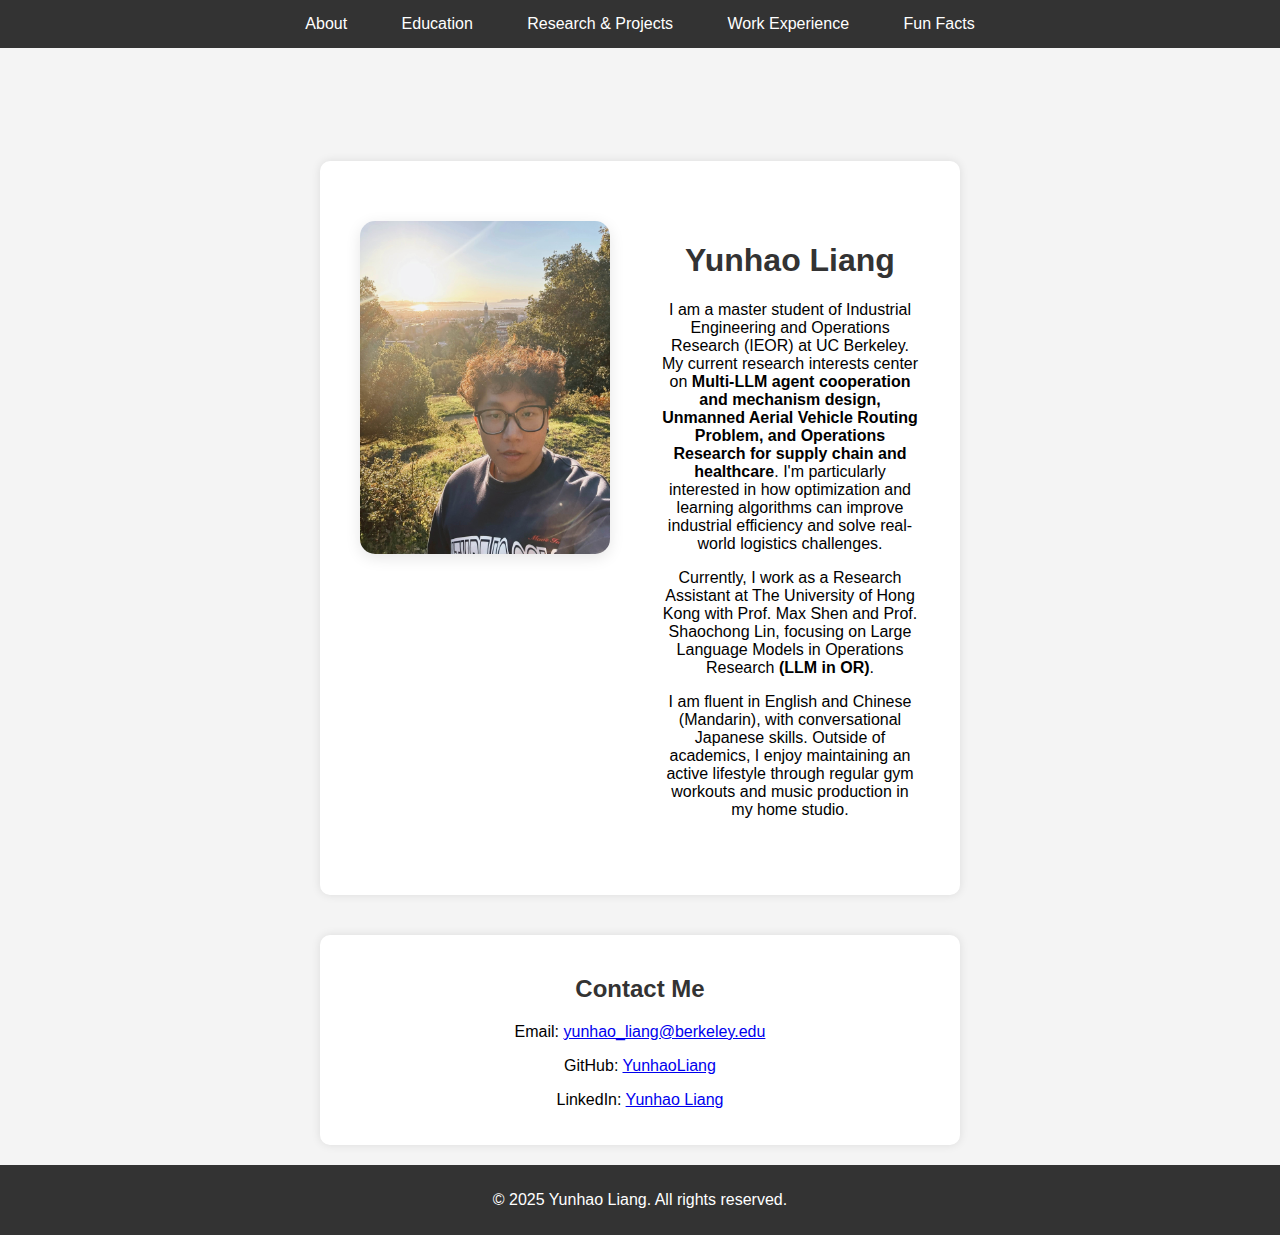
<file: index.html>
<!DOCTYPE html>
<html lang="zh">
<head>
    <meta charset="UTF-8">
    <meta name="viewport" content="width=device-width, initial-scale=1.0">
    <title>About - Yunhao Liang</title>
    <link rel="stylesheet" href="style.css">
</head>
<body>
    <nav class="navbar">
        <a href="index.html">About</a>
        <a href="education.html">Education</a>
        <a href="research.html">Research & Projects</a>
        <a href="experience.html">Work Experience</a>
        <a href="interests.html">Fun Facts</a>
    </nav>

    <div class="welcome-text">Welcome to my personal website!</div>

    <section id="about">
        <div class="profile-container">
            <div class="profile-image">
                <img src="images/profile.jpg" alt="Yunhao Liang">
            </div>
            <div class="profile-text">
                <h1>Yunhao Liang</h1>
                <p class="about-description">
                    I am a master student of Industrial Engineering and Operations Research (IEOR) at UC Berkeley. My current research interests center on 
                    <strong>Multi-LLM agent cooperation and mechanism design, Unmanned Aerial Vehicle Routing Problem, and Operations Research for supply chain and healthcare</strong>. I'm particularly interested in how optimization and learning 
                    algorithms can improve industrial efficiency and solve real-world logistics challenges.
                </p>
                
                <p class="about-description">
                    Currently, I work as a Research Assistant at The University of Hong Kong with Prof. Max Shen and Prof. Shaochong Lin, focusing on Large Language Models in Operations Research <strong>(LLM in OR)</strong>.
                </p>
                
                <p class="about-description">
                    I am fluent in English and Chinese (Mandarin), with conversational Japanese skills. Outside of academics, I enjoy maintaining an active lifestyle through regular gym workouts and music production in my home studio.
                </p>
            </div>
        </div>
    </section>

    <section id="contact">
        <h2>Contact Me</h2>
        <p>Email: <a href="mailto:yunhao_liang@berkeley.edu">yunhao_liang@berkeley.edu</a></p>
        <p>GitHub: <a href="https://github.com/YunhaoLiang" target="_blank">YunhaoLiang</a></p>
        <p>LinkedIn: <a href="https://www.linkedin.com/in/yunhao-liang-a06596237/" target="_blank">Yunhao Liang</a></p>
    </section>

    <footer>
        <p>© 2025 Yunhao Liang. All rights reserved.</p>
    </footer>
</body>
</html>
</file>
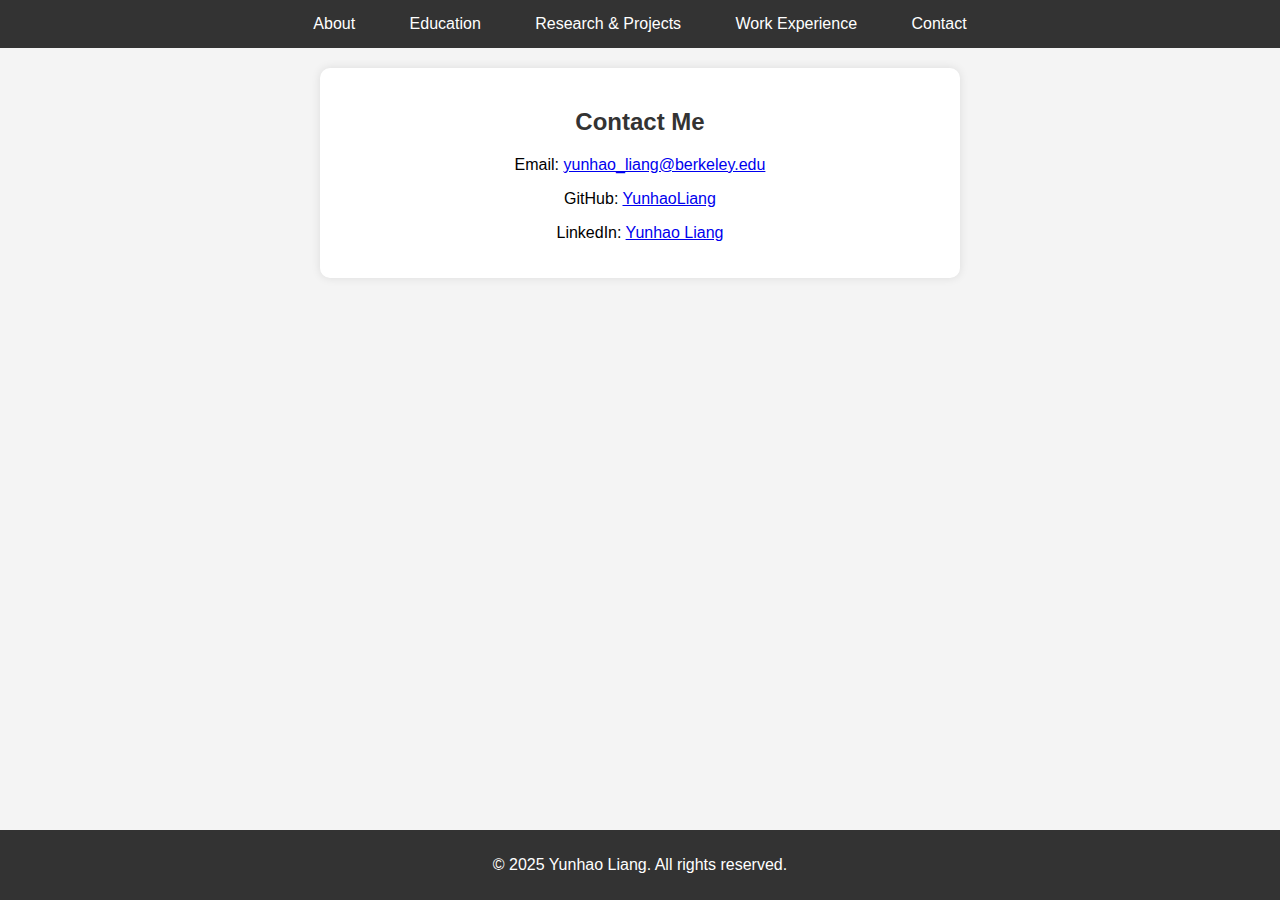
<file: contact.html>
<!DOCTYPE html>
<html lang="zh">
<head>
    <meta charset="UTF-8">
    <meta name="viewport" content="width=device-width, initial-scale=1.0">
    <title>Contact - Yunhao Liang</title>
    <link rel="stylesheet" href="style.css">
</head>
<body>
    <nav class="navbar">
        <a href="index.html">About</a>
        <a href="education.html">Education</a>
        <a href="research.html">Research & Projects</a>
        <a href="experience.html">Work Experience</a>
        <a href="contact.html">Contact</a>
    </nav>

    <section id="contact">
        <h2>Contact Me</h2>
        <p>Email: <a href="mailto:yunhao_liang@berkeley.edu">yunhao_liang@berkeley.edu</a></p>
        <p>GitHub: <a href="https://github.com/YunhaoLiang" target="_blank">YunhaoLiang</a></p>
        <p>LinkedIn: <a href="https://www.linkedin.com/in/yunhao-liang-a06596237/" target="_blank">Yunhao Liang</a></p>
    </section>

    <footer>
        <p>© 2025 Yunhao Liang. All rights reserved.</p>
    </footer>
</body>
</html>
</file>
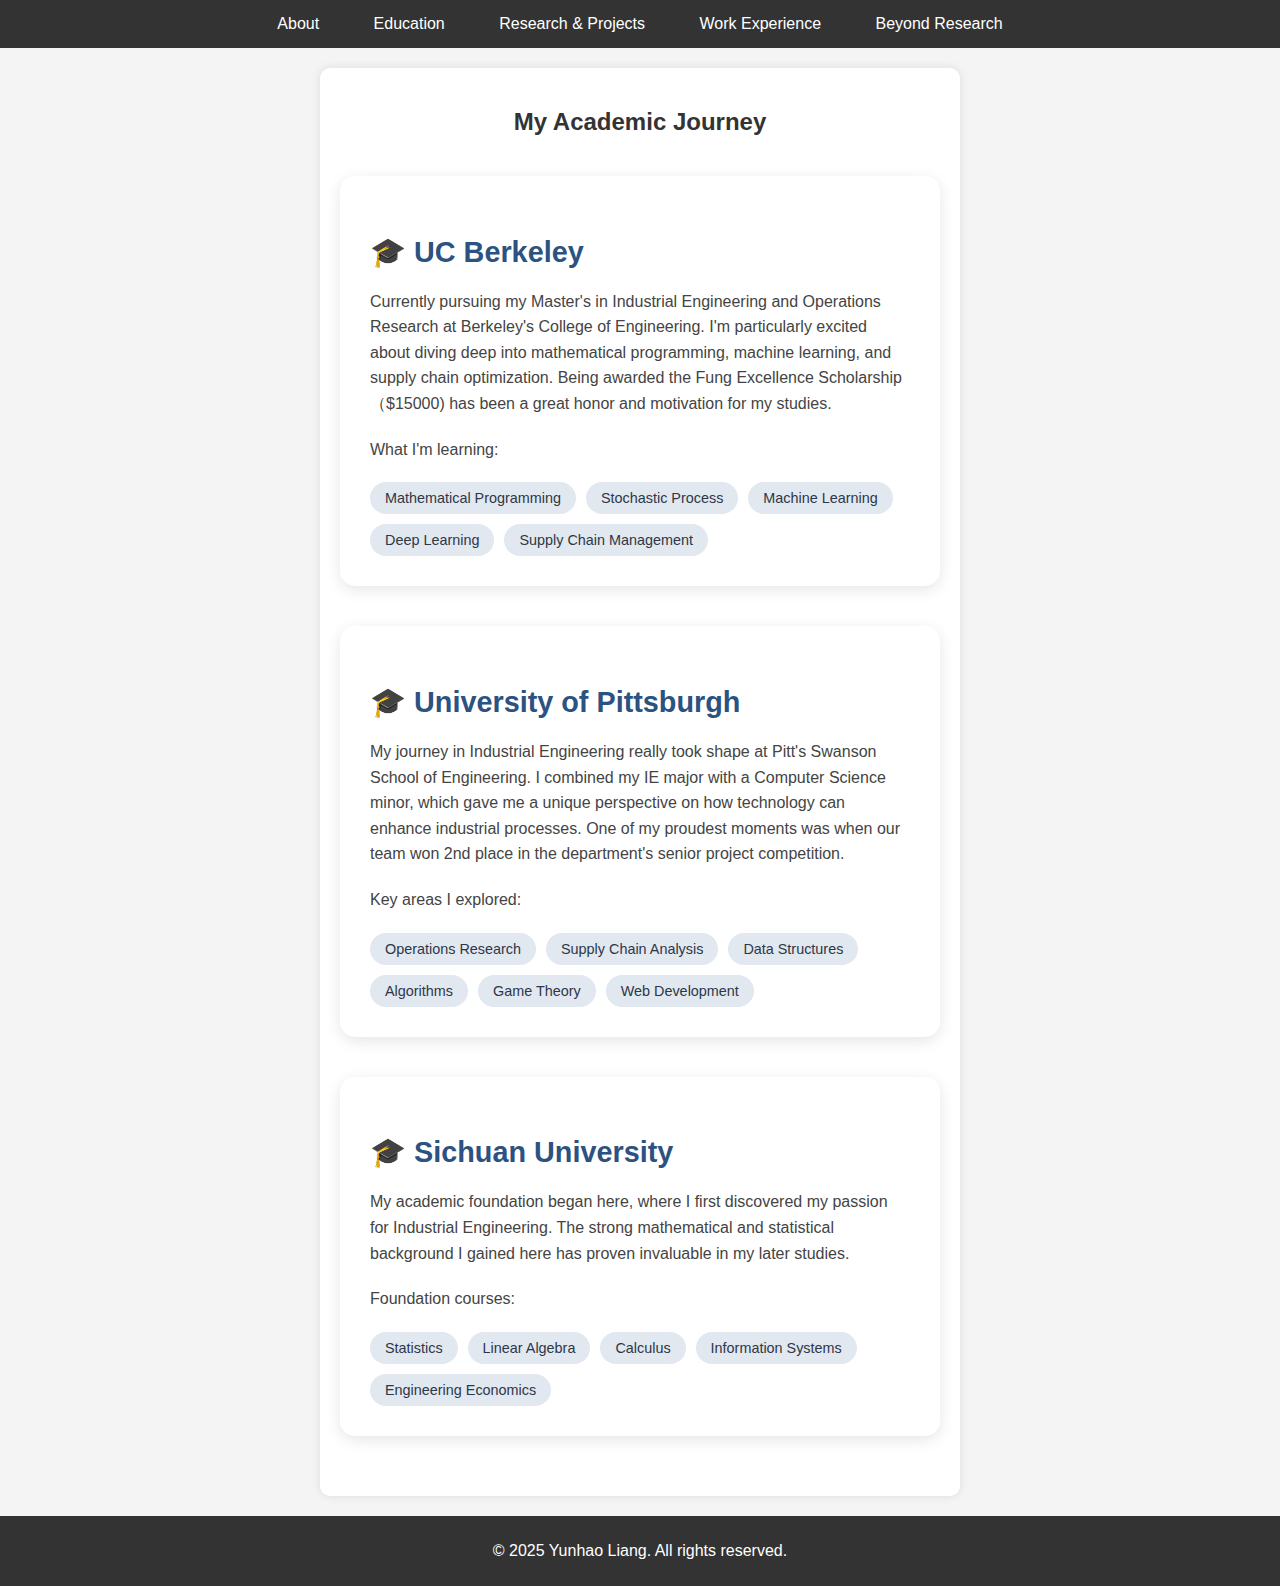
<file: education.html>
<!DOCTYPE html>
<html lang="zh">
<head>
    <meta charset="UTF-8">
    <meta name="viewport" content="width=device-width, initial-scale=1.0">
    <title>Education - Yunhao Liang</title>
    <link rel="stylesheet" href="style.css">
</head>
<body>
    <nav class="navbar">
        <a href="index.html">About</a>
        <a href="education.html">Education</a>
        <a href="research.html">Research & Projects</a>
        <a href="experience.html">Work Experience</a>
        <a href="interests.html">Beyond Research</a>
    </nav>

    <section id="education">
        <h2>My Academic Journey</h2>
        
        <div class="education-item">
            <h3>🎓 UC Berkeley</h3>
            <div class="edu-content">
                <p>Currently pursuing my Master's in Industrial Engineering and Operations Research at Berkeley's College of Engineering. I'm particularly excited about diving deep into mathematical programming, machine learning, and supply chain optimization. Being awarded the Fung Excellence Scholarship（$15000) has been a great honor and motivation for my studies.</p>
                
                <p>What I'm learning:</p>
                <div class="course-tags">
                    <span>Mathematical Programming</span>
                    <span>Stochastic Process</span>
                    <span>Machine Learning</span>
                    <span>Deep Learning</span>
                    <span>Supply Chain Management</span>
                </div>
            </div>
        </div>

        <div class="education-item">
            <h3>🎓 University of Pittsburgh</h3>
            <div class="edu-content">
                <p>My journey in Industrial Engineering really took shape at Pitt's Swanson School of Engineering. I combined my IE major with a Computer Science minor, which gave me a unique perspective on how technology can enhance industrial processes. One of my proudest moments was when our team won 2nd place in the department's senior project competition.</p>
                
                <p>Key areas I explored:</p>
                <div class="course-tags">
                    <span>Operations Research</span>
                    <span>Supply Chain Analysis</span>
                    <span>Data Structures</span>
                    <span>Algorithms</span>
                    <span>Game Theory</span>
                    <span>Web Development</span>
                </div>
            </div>
        </div>

        <div class="education-item">
            <h3>🎓 Sichuan University</h3>
            <div class="edu-content">
                <p>My academic foundation began here, where I first discovered my passion for Industrial Engineering. The strong mathematical and statistical background I gained here has proven invaluable in my later studies.</p>
                
                <p>Foundation courses:</p>
                <div class="course-tags">
                    <span>Statistics</span>
                    <span>Linear Algebra</span>
                    <span>Calculus</span>
                    <span>Information Systems</span>
                    <span>Engineering Economics</span>
                </div>
            </div>
        </div>
    </section>

    <footer>
        <p>© 2025 Yunhao Liang. All rights reserved.</p>
    </footer>
</body>
</html>
</file>
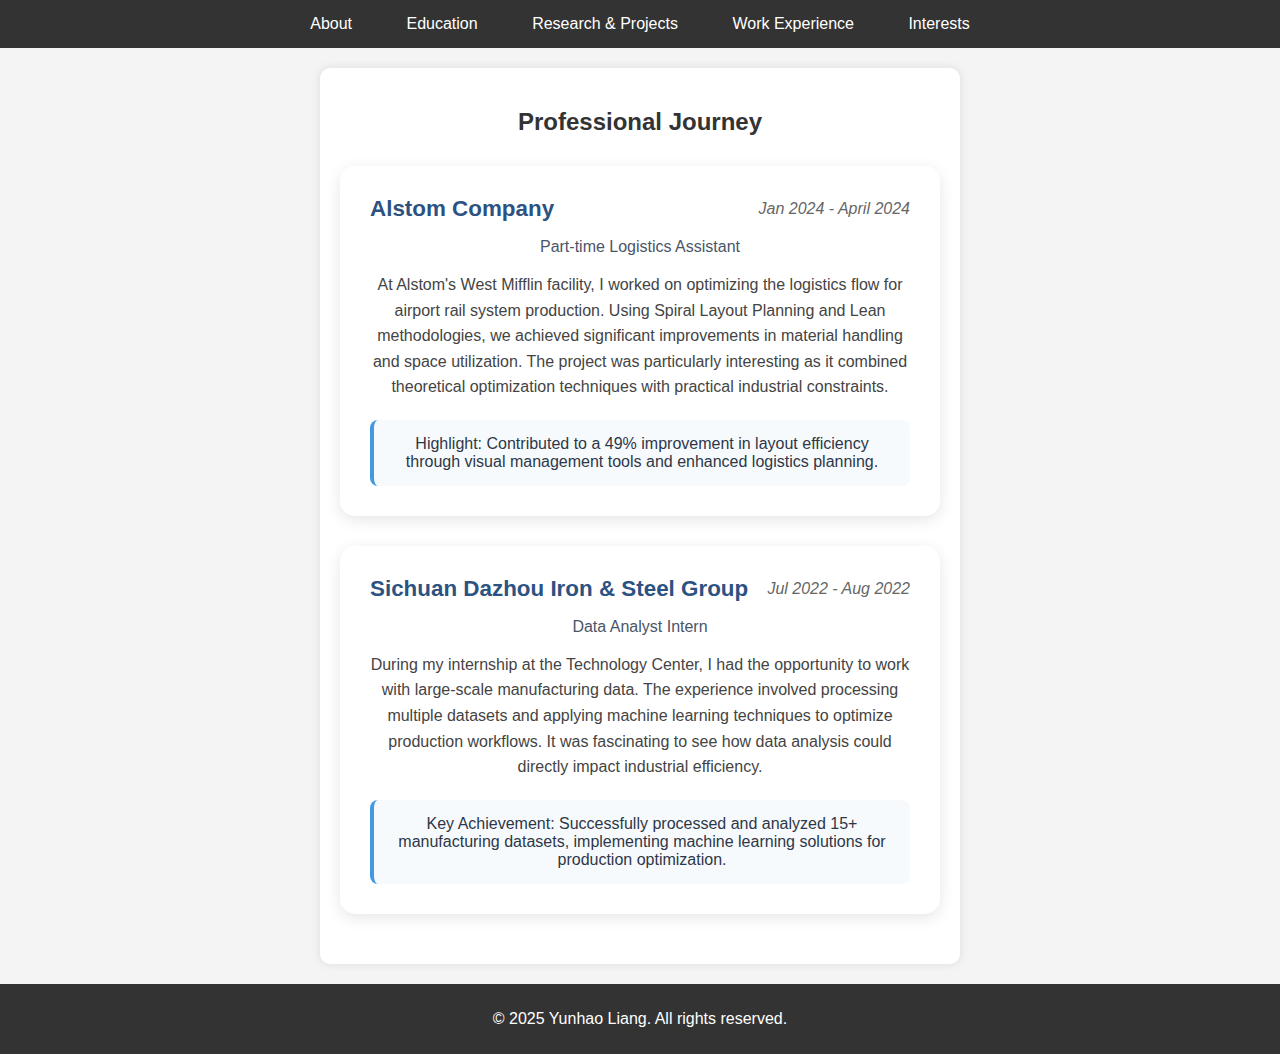
<file: experience.html>
<!DOCTYPE html>
<html lang="zh">
<head>
    <meta charset="UTF-8">
    <meta name="viewport" content="width=device-width, initial-scale=1.0">
    <title>Work Experience - Yunhao Liang</title>
    <link rel="stylesheet" href="style.css">
</head>
<body>
    <nav class="navbar">
        <a href="index.html">About</a>
        <a href="education.html">Education</a>
        <a href="research.html">Research & Projects</a>
        <a href="experience.html">Work Experience</a>
        <a href="interests.html">Interests</a>
    </nav>

    <section id="experience">
        <h2>Professional Journey</h2>

        <div class="experience-card">
            <div class="exp-header">
                <h3>Alstom Company</h3>
                <span class="duration">Jan 2024 - April 2024</span>
            </div>
            <p class="role">Part-time Logistics Assistant</p>
            <p class="exp-description">
                At Alstom's West Mifflin facility, I worked on optimizing the logistics flow for airport rail system production. 
                Using Spiral Layout Planning and Lean methodologies, we achieved significant improvements in material handling 
                and space utilization. The project was particularly interesting as it combined theoretical optimization 
                techniques with practical industrial constraints.
            </p>
            <div class="highlight">
                Highlight: Contributed to a 49% improvement in layout efficiency through visual management tools and enhanced logistics planning.
            </div>
        </div>

        <div class="experience-card">
            <div class="exp-header">
                <h3>Sichuan Dazhou Iron & Steel Group</h3>
                <span class="duration">Jul 2022 - Aug 2022</span>
            </div>
            <p class="role">Data Analyst Intern</p>
            <p class="exp-description">
                During my internship at the Technology Center, I had the opportunity to work with large-scale manufacturing data. 
                The experience involved processing multiple datasets and applying machine learning techniques to optimize 
                production workflows. It was fascinating to see how data analysis could directly impact industrial efficiency.
            </p>
            <div class="highlight">
                Key Achievement: Successfully processed and analyzed 15+ manufacturing datasets, implementing machine learning 
                solutions for production optimization.
            </div>
        </div>
    </section>

    <footer>
        <p>© 2025 Yunhao Liang. All rights reserved.</p>
    </footer>
</body>
</html>
</file>
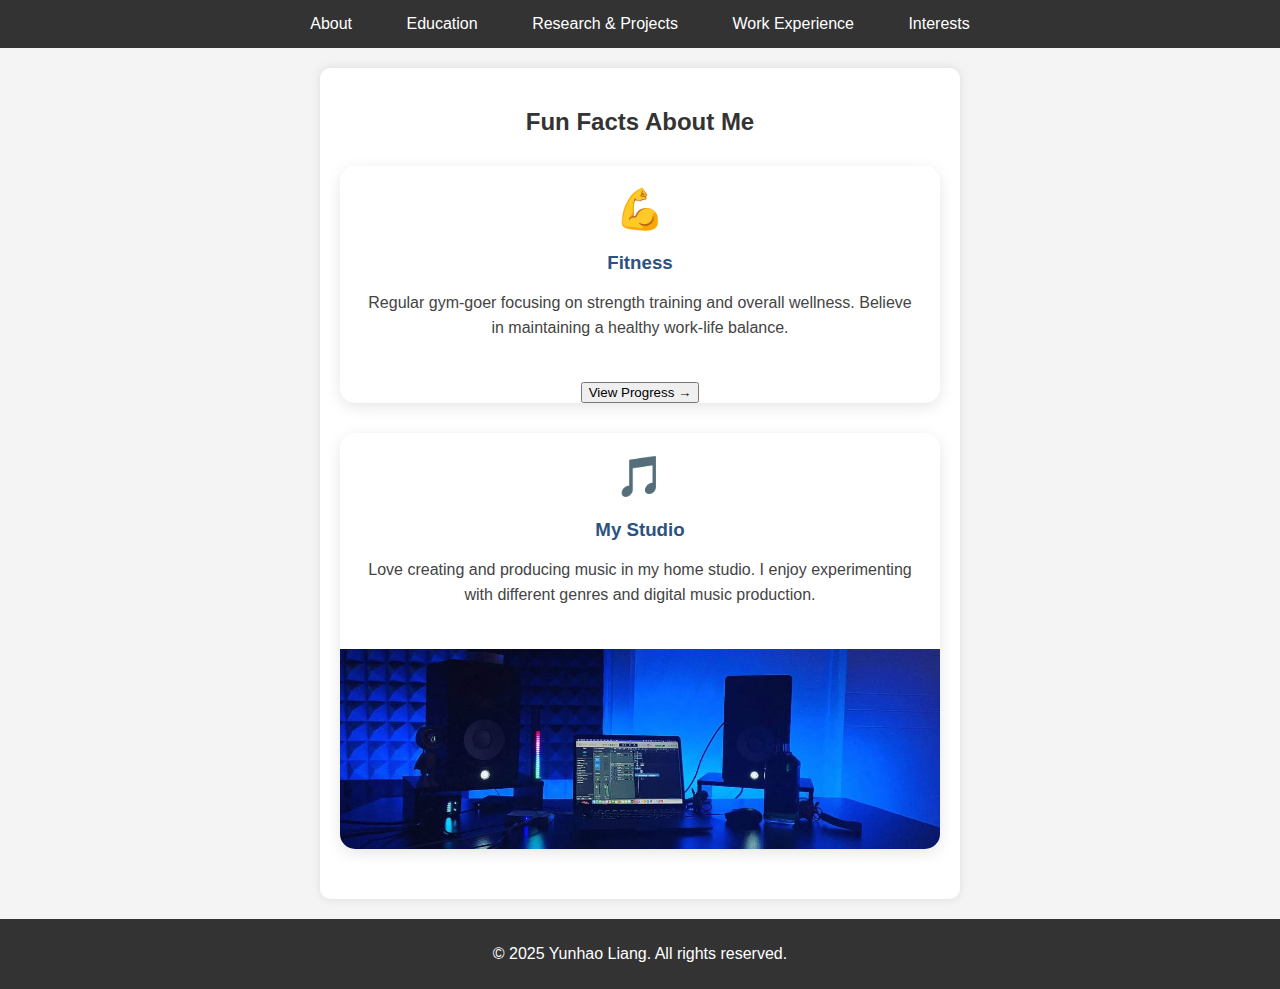
<file: interests.html>
<!DOCTYPE html>
<html lang="zh">
<head>
    <meta charset="UTF-8">
    <meta name="viewport" content="width=device-width, initial-scale=1.0">
    <title>Interests - Yunhao Liang</title>
    <link rel="stylesheet" href="style.css">
</head>
<body>
    <nav class="navbar">
        <a href="index.html">About</a>
        <a href="education.html">Education</a>
        <a href="research.html">Research & Projects</a>
        <a href="experience.html">Work Experience</a>
        <a href="interests.html">Interests</a>
    </nav>

    <section id="interests">
        <h2>Fun Facts About Me</h2>

        <div class="interests-grid">
            <div class="interest-card">
                <div class="interest-icon">💪</div>
                <h3>Fitness</h3>
                <p>Regular gym-goer focusing on strength training and overall wellness. Believe in maintaining a healthy work-life balance.</p>
                <div class="fitness-progress">
                    <button class="view-progress-btn" onclick="openModal('images/gym.jpg')">View Progress →</button>
                </div>
            </div>

            <div class="interest-card">
                <div class="interest-icon">🎵</div>
                <h3>My Studio</h3>
                <p>Love creating and producing music in my home studio. I enjoy experimenting with different genres and digital music production.</p>
                <div class="interest-image">
                    <img src="images/music.jpg" alt="My Music Studio" class="studio-img">
                </div>
            </div>
        </div>
    </section>

    <!-- 添加模态框 -->
    <div id="imageModal" class="modal">
        <span class="modal-close">&times;</span>
        <img class="modal-content" id="modalImg">
    </div>

    <script>
        // 获取模态框元素
        var modal = document.getElementById("imageModal");
        var modalImg = document.getElementById("modalImg");
        var span = document.getElementsByClassName("modal-close")[0];

        // 打开模态框
        function openModal(imgSrc) {
            modal.style.display = "block";
            modalImg.src = imgSrc;
        }

        // 点击 × 关闭模态框
        span.onclick = function() {
            modal.style.display = "none";
        }

        // 点击模态框外部关闭
        modal.onclick = function(event) {
            if (event.target == modal) {
                modal.style.display = "none";
            }
        }
    </script>

    <footer>
        <p>© 2025 Yunhao Liang. All rights reserved.</p>
    </footer>
</body>
</html>
</file>
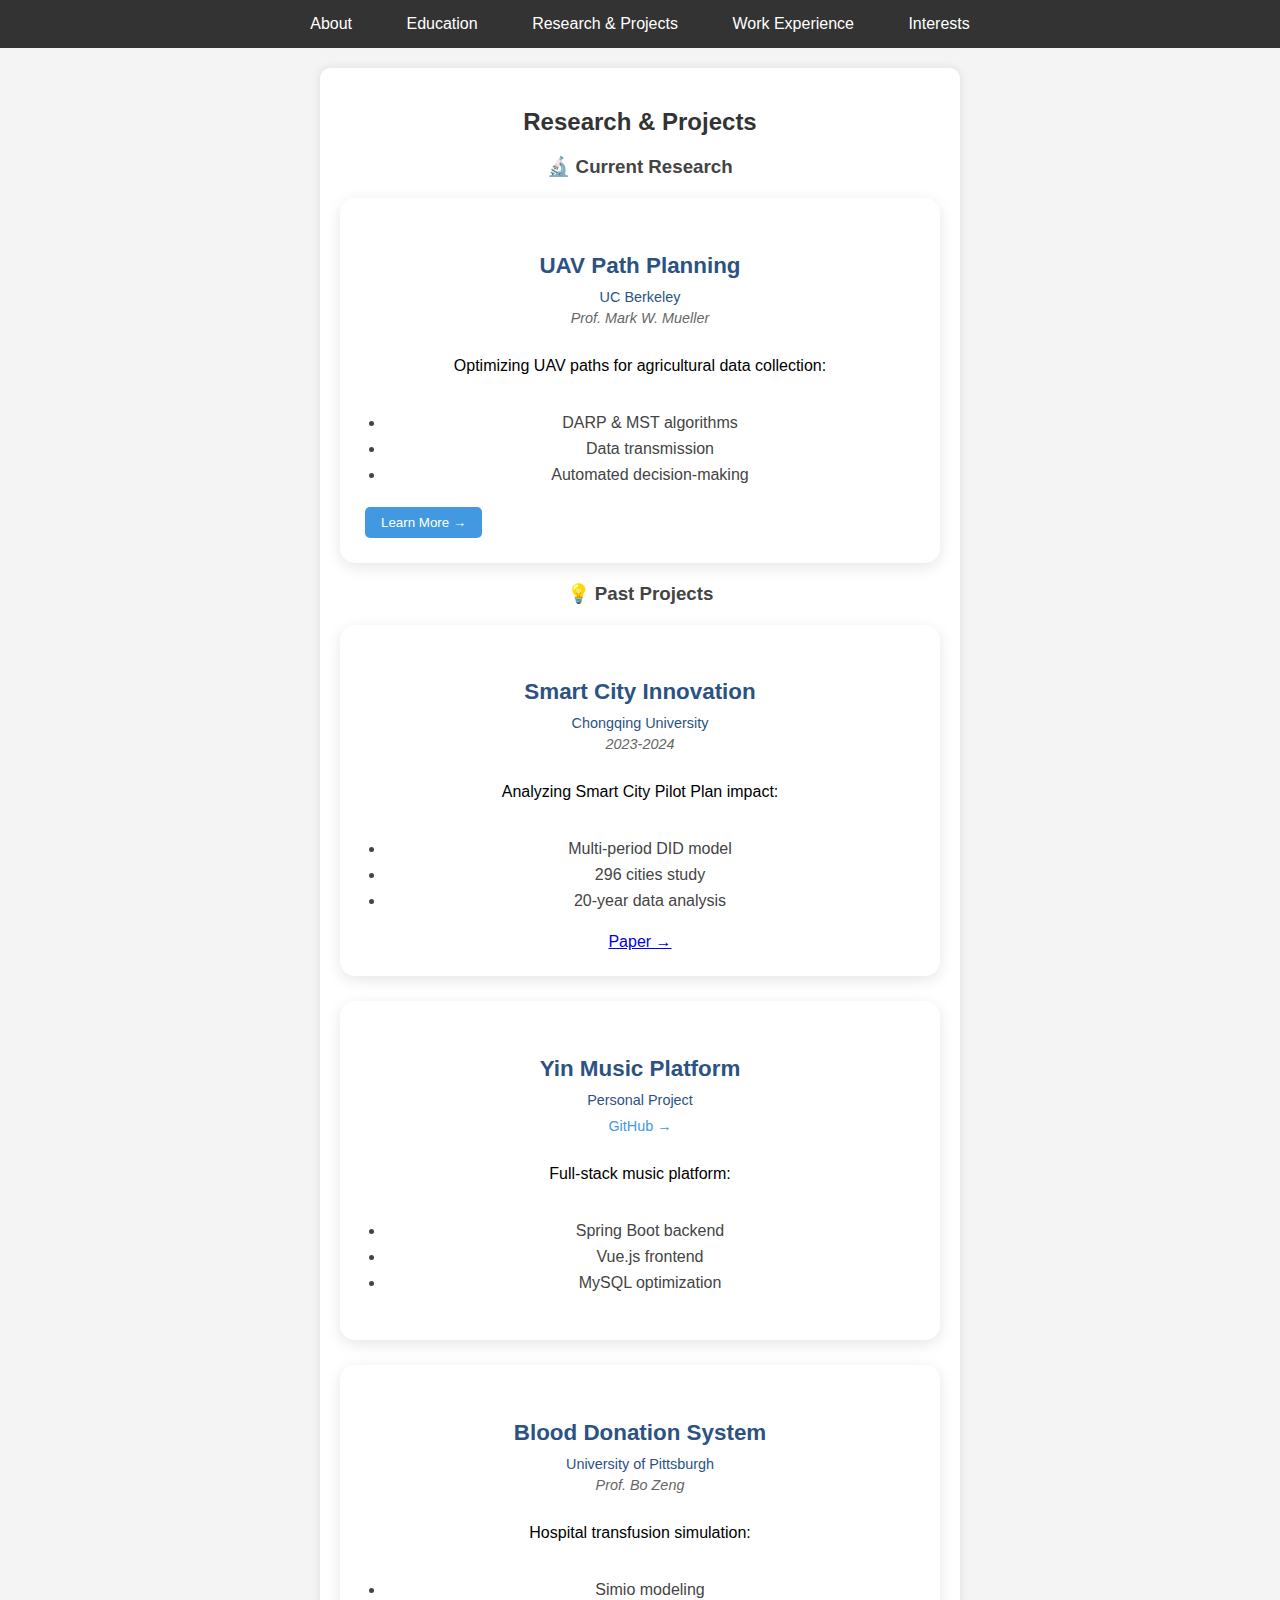
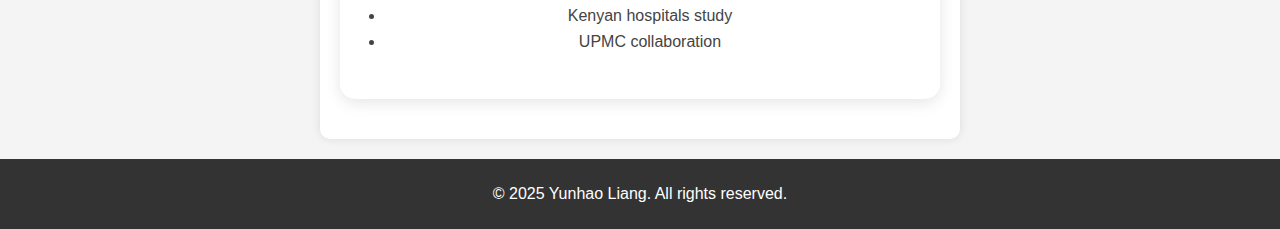
<file: research.html>
<!DOCTYPE html>
<html lang="zh">
<head>
    <meta charset="UTF-8">
    <meta name="viewport" content="width=device-width, initial-scale=1.0">
    <title>Research & Projects - Yunhao Liang</title>
    <link rel="stylesheet" href="style.css">
</head>
<body>
    <nav class="navbar">
        <a href="index.html">About</a>
        <a href="education.html">Education</a>
        <a href="research.html">Research & Projects</a>
        <a href="experience.html">Work Experience</a>
        <a href="interests.html">Interests</a>
    </nav>

    <section id="research">
        <h2>Research & Projects</h2>

        <div class="research-section current">
            <h3>🔬 Current Research</h3>
            
            <div class="project-grid">
                <div class="project-card">
                    <h4>UAV Path Planning</h4>
                    <div class="project-meta">
                        <div class="institution">UC Berkeley</div>
                        <div class="supervisor">Prof. Mark W. Mueller</div>
                    </div>
                    <p>Optimizing UAV paths for agricultural data collection:</p>
                    <ul>
                        <li>DARP & MST algorithms</li>
                        <li>Data transmission</li>
                        <li>Automated decision-making</li>
                    </ul>
                    <button class="toggle-details" onclick="location.href='uav-project.html'">Learn More →</button>
                </div>
            </div>
        </div>

        <div class="research-section past">
            <h3>💡 Past Projects</h3>
            
            <div class="project-grid">
                <div class="project-card">
                    <h4>Smart City Innovation</h4>
                    <div class="project-meta">
                        <div class="institution">Chongqing University</div>
                        <div class="duration">2023-2024</div>
                    </div>
                    <p>Analyzing Smart City Pilot Plan impact:</p>
                    <ul>
                        <li>Multi-period DID model</li>
                        <li>296 cities study</li>
                        <li>20-year data analysis</li>
                    </ul>
                    <a href="https://doi.org/10.3390/su16188007" target="_blank">Paper →</a>
                </div>

                <div class="project-card">
                    <h4>Yin Music Platform</h4>
                    <div class="project-meta">
                        <div class="institution">Personal Project</div>
                        <a href="https://github.com/YunhaoLiang/Yin-Music-Steaming-Platform" target="_blank">GitHub →</a>
                    </div>
                    <p>Full-stack music platform:</p>
                    <ul>
                        <li>Spring Boot backend</li>
                        <li>Vue.js frontend</li>
                        <li>MySQL optimization</li>
                    </ul>
                </div>

                <div class="project-card">
                    <h4>Blood Donation System</h4>
                    <div class="project-meta">
                        <div class="institution">University of Pittsburgh</div>
                        <div class="supervisor">Prof. Bo Zeng</div>
                    </div>
                    <p>Hospital transfusion simulation:</p>
                    <ul>
                        <li>Simio modeling</li>
                        <li>Kenyan hospitals study</li>
                        <li>UPMC collaboration</li>
                    </ul>
                </div>
            </div>
        </div>
    </section>

    <footer>
        <p>© 2025 Yunhao Liang. All rights reserved.</p>
    </footer>

    <script>
        document.querySelector('.toggle-details').addEventListener('click', function() {
            const details = this.parentElement;
            details.classList.toggle('expanded');
            this.textContent = details.classList.contains('expanded') ? 'Show Less' : 'View Details';
        });
    </script>
</body>
</html>
</file>
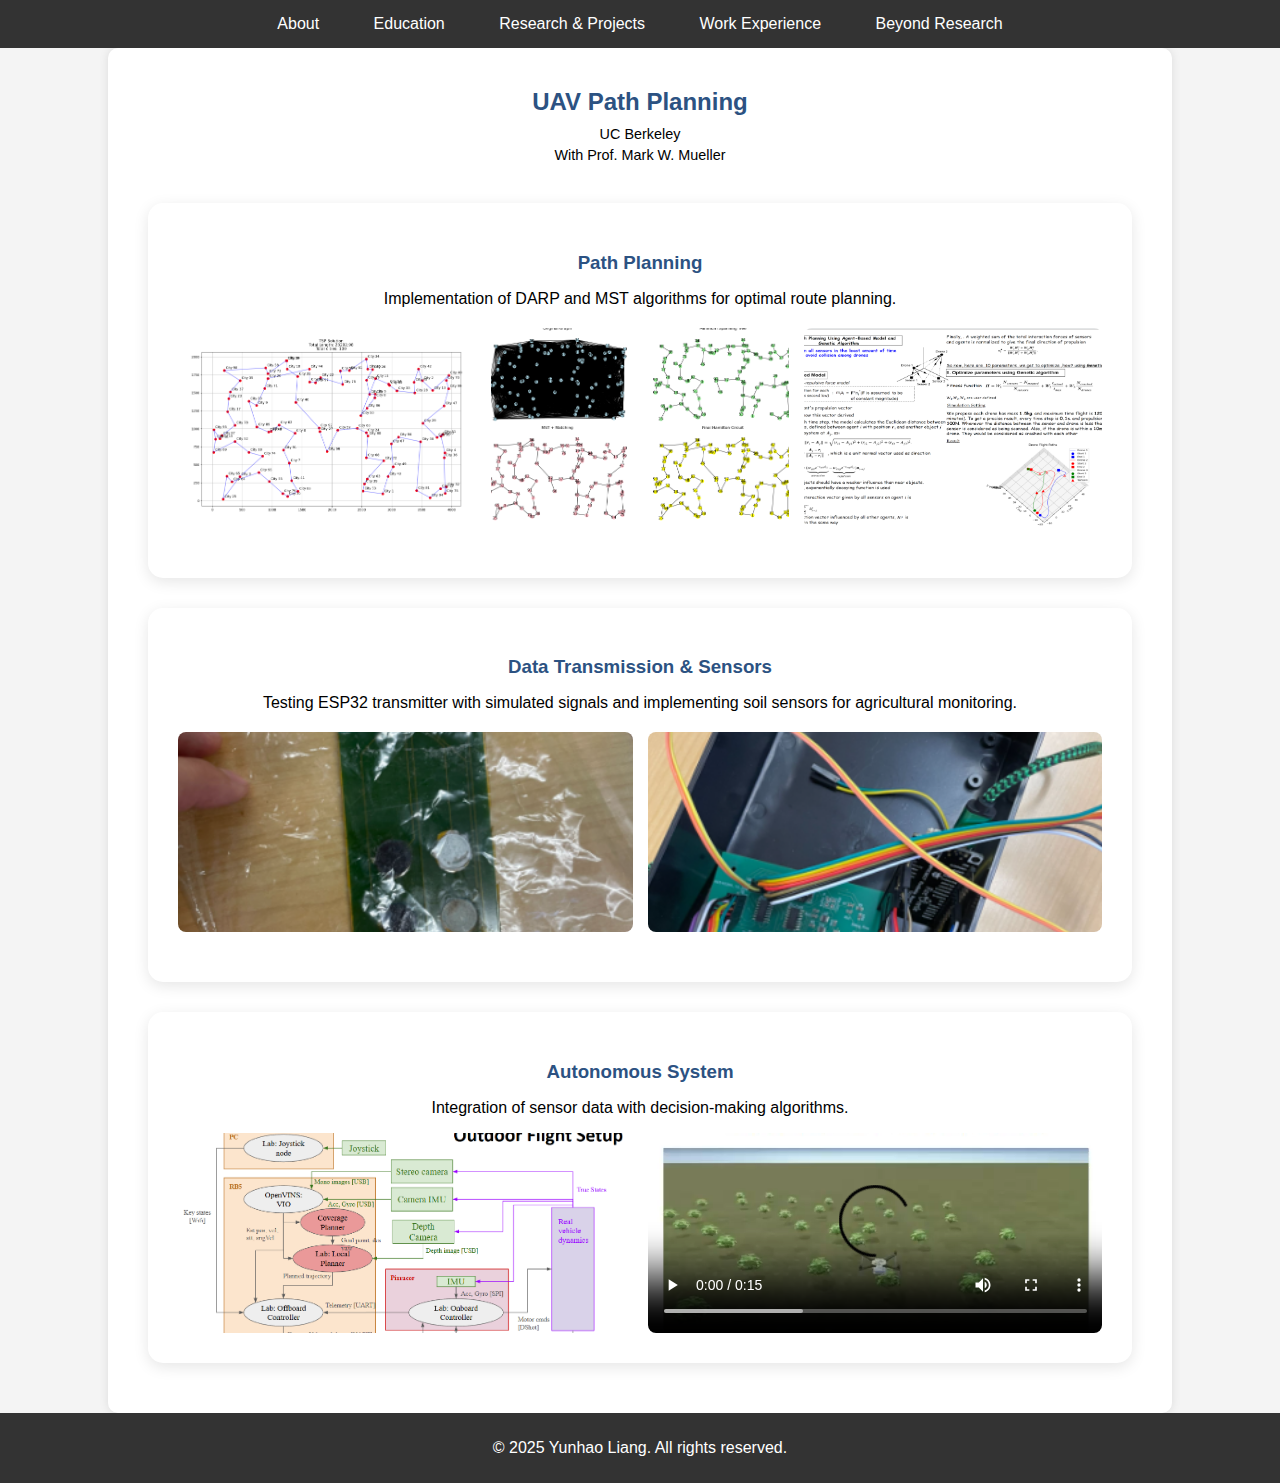
<file: uav-project.html>
<!DOCTYPE html>
<html lang="zh">
<head>
    <meta charset="UTF-8">
    <meta name="viewport" content="width=device-width, initial-scale=1.0">
    <title>UAV Project - Yunhao Liang</title>
    <link rel="stylesheet" href="style.css">
</head>
<body>
    <nav class="navbar">
        <a href="index.html">About</a>
        <a href="education.html">Education</a>
        <a href="research.html">Research & Projects</a>
        <a href="experience.html">Work Experience</a>
        <a href="interests.html">Beyond Research</a>
    </nav>

    <section id="project-detail">
        <div class="project-header">
            <h2>UAV Path Planning</h2>
            <div class="project-meta">
                <span>UC Berkeley</span>
                <span>With Prof. Mark W. Mueller</span>
            </div>
        </div>

        <div class="project-sections">
            <div class="section">
                <h3>Path Planning</h3>
                <p>Implementation of DARP and MST algorithms for optimal route planning.</p>
                <div class="image-grid three-images">
                    <img src="images/path1.png" alt="Path Planning 1" class="project-img">
                    <img src="images/path2.png" alt="Path Planning 2" class="project-img">
                    <img src="images/path3.png" alt="Path Planning 3" class="project-img">
                </div>
            </div>

            <div class="section">
                <h3>Data Transmission & Sensors</h3>
                <p>Testing ESP32 transmitter with simulated signals and implementing soil sensors for agricultural monitoring.</p>
                <div class="image-grid two-images">
                    <img src="images/data1.png" alt="ESP32 Transmitter Setup" class="project-img">
                    <img src="images/data2.png" alt="Soil Sensors" class="project-img">
                </div>
            </div>

            <div class="section">
                <h3>Autonomous System</h3>
                <p>Integration of sensor data with decision-making algorithms.</p>
                <div class="media-content">
                    <img src="images/auto.png" alt="Autonomous System" class="project-img">
                    <video controls class="project-video">
                        <source src="videos/autonomous.mov" type="video/mp4">
                        Your browser does not support the video tag.
                    </video>
                </div>
            </div>
        </div>
    </section>

    <div id="imageModal" class="modal">
        <span class="modal-close">&times;</span>
        <img class="modal-content" id="modalImg">
    </div>

    <footer>
        <p>© 2025 Yunhao Liang. All rights reserved.</p>
    </footer>

    <script>
        var modal = document.getElementById("imageModal");
        var modalImg = document.getElementById("modalImg");
        var span = document.getElementsByClassName("modal-close")[0];

        document.querySelectorAll('.project-img').forEach(img => {
            img.onclick = function() {
                modal.style.display = "block";
                modalImg.src = this.src;
            }
        });

        span.onclick = function() {
            modal.style.display = "none";
        }

        modal.onclick = function(event) {
            if (event.target == modal) {
                modal.style.display = "none";
            }
        }
    </script>
</body>
</html>
</file>
<file: style.css>
body {
    font-family: Arial, sans-serif;
    margin: 0;
    padding: 0;
    text-align: center;
    background-color: #f4f4f4;
    min-height: 100vh;
    display: flex;
    flex-direction: column;
}

header {
    background-color: #333;
    color: white;
    padding: 20px;
}

h1, h2 {
    color: #333;
}

section {
    background-color: white;
    margin: 20px auto;
    padding: 20px;
    width: 80%;
    max-width: 600px;
    border-radius: 10px;
    box-shadow: 0 0 10px rgba(0, 0, 0, 0.1);
}

.profile-photo {
    width: 200px;
    height: 200px;
    border-radius: 50%;  
    object-fit: cover;
    margin: 20px auto;
    display: block;
    box-shadow: 0 0 10px rgba(0, 0, 0, 0.1);
}

footer {
    background-color: #333;
    color: white;
    padding: 10px;
    margin-top: auto;
}

.navbar {
    background-color: #333;
    padding: 15px;
    position: sticky;
    top: 0;
    z-index: 100;
}

.navbar a {
    color: white;
    text-decoration: none;
    padding: 10px 20px;
    margin: 0 5px;
    border-radius: 5px;
    transition: background-color 0.3s;
}

.navbar a:hover {
    background-color: #555;
}

.education-item, .project-item, .experience-item {
    margin: 20px 0;
    text-align: left;
}

.experience-item ul {
    text-align: left;
    padding-left: 20px;
}

h3 {
    color: #444;
    margin-bottom: 10px;
}

.interests-content {
    display: grid;
    grid-template-columns: repeat(auto-fit, minmax(250px, 1fr));
    gap: 20px;
    margin-top: 20px;
}

.interest-item {
    background-color: #f8f8f8;
    padding: 15px;
    border-radius: 8px;
    box-shadow: 0 2px 5px rgba(0,0,0,0.1);
    transition: transform 0.2s;
}

.interest-item:hover {
    transform: translateY(-5px);
}

.interest-item h3 {
    color: #333;
    margin-bottom: 10px;
}

.interest-item p {
    color: #666;
    font-size: 0.9em;
}

.education-item {
    margin: 40px 0;
    padding: 30px;
    background-color: white;
    border-radius: 15px;
    box-shadow: 0 4px 15px rgba(0,0,0,0.1);
    transition: transform 0.2s ease;
}

.education-item:hover {
    transform: translateY(-5px);
}

.education-item h3 {
    color: #2c5282;
    font-size: 1.8em;
    margin-bottom: 20px;
}

.edu-content p {
    line-height: 1.6;
    color: #444;
    margin-bottom: 20px;
    text-align: left;
}

.course-tags {
    display: flex;
    flex-wrap: wrap;
    gap: 10px;
    margin-top: 15px;
}

.course-tags span {
    background-color: #e2e8f0;
    color: #2d3748;
    padding: 8px 15px;
    border-radius: 20px;
    font-size: 0.9em;
    transition: background-color 0.2s;
}

.course-tags span:hover {
    background-color: #cbd5e0;
}

.project-title {
    color: #2c5282;
    text-decoration: none;
}

.view-details {
    font-size: 0.8em;
    color: #4299e1;
    margin-left: 10px;
}

#project-detail {
    max-width: 1200px;
    margin: 0 auto;
    padding: 20px;
}

.project-header {
    text-align: center;
    margin-bottom: 40px;
}

.project-header h2 {
    color: #2c5282;
    margin-bottom: 10px;
}

.project-sections {
    max-width: 1200px;
    margin: 0 auto;
    padding: 0 20px;
}

.section {
    background: white;
    border-radius: 15px;
    padding: 30px;
    margin-bottom: 30px;
    box-shadow: 0 4px 15px rgba(0,0,0,0.1);
}

.section h3 {
    color: #2c5282;
    margin-bottom: 15px;
}

.image-grid {
    display: grid;
    gap: 15px;
    margin: 20px 0;
}

.three-images {
    grid-template-columns: repeat(3, 1fr);
}

.two-images {
    grid-template-columns: repeat(2, 1fr);
}

.project-img {
    width: 100%;
    height: 200px;
    object-fit: cover;
    border-radius: 8px;
    cursor: pointer;
    transition: transform 0.2s ease;
}

.project-img:hover {
    transform: scale(1.02);
}

.media-content {
    display: grid;
    grid-template-columns: repeat(2, 1fr);
    gap: 15px;
}

.project-video {
    width: 100%;
    height: 200px;
    border-radius: 8px;
    object-fit: cover;
}

.component-grid {
    display: grid;
    grid-template-columns: repeat(auto-fit, minmax(300px, 1fr));
    gap: 30px;
    margin: 20px 0;
}

.component {
    background: white;
    border-radius: 15px;
    padding: 20px;
    box-shadow: 0 4px 15px rgba(0,0,0,0.1);
}

.component img {
    width: 100%;
    height: 200px;
    object-fit: cover;
    border-radius: 10px;
    margin: 15px 0;
}

.timeline {
    position: relative;
    margin: 40px 0;
}

.timeline-item {
    margin: 30px 0;
    padding: 20px;
    background: white;
    border-radius: 10px;
    box-shadow: 0 4px 15px rgba(0,0,0,0.1);
}

.project-section {
    margin: 40px 0;
}

.project-section h3 {
    color: #2c5282;
    margin-bottom: 20px;
}

.project-details {
    margin-top: 20px;
    overflow: hidden;
}

.details-content {
    max-height: 0;
    overflow: hidden;
    transition: max-height 0.3s ease-out;
}

.project-details.expanded .details-content {
    max-height: 1000px;
    transition: max-height 0.5s ease-in;
}

.image-gallery {
    display: grid;
    grid-template-columns: repeat(auto-fit, minmax(200px, 1fr));
    gap: 15px;
    margin: 20px 0;
}

.image-gallery img {
    width: 100%;
    height: 150px;
    object-fit: cover;
    border-radius: 8px;
    transition: transform 0.2s;
}

.image-gallery img:hover {
    transform: scale(1.05);
}

.details-text {
    margin: 20px 0;
    line-height: 1.6;
    color: #444;
}

.toggle-details {
    background-color: #4299e1;
    color: white;
    border: none;
    padding: 8px 16px;
    border-radius: 5px;
    cursor: pointer;
    transition: background-color 0.2s;
}

.toggle-details:hover {
    background-color: #3182ce;
}

.project-grid {
    display: grid;
    grid-template-columns: repeat(auto-fit, minmax(300px, 1fr));
    gap: 25px;
    margin: 20px 0;
}

.project-card {
    background: white;
    border-radius: 15px;
    padding: 25px;
    box-shadow: 0 4px 15px rgba(0,0,0,0.1);
    transition: transform 0.2s ease;
    display: flex;
    flex-direction: column;
}

.project-card:hover {
    transform: translateY(-5px);
}

.project-card h4 {
    color: #2c5282;
    font-size: 1.4em;
    margin-bottom: 10px;
}

.project-meta {
    display: flex;
    flex-direction: column;
    gap: 5px;
    margin-bottom: 15px;
    font-size: 0.9em;
}

.project-meta .institution {
    color: #2c5282;
    font-weight: 500;
}

.project-meta .supervisor,
.project-meta .duration {
    color: #666;
    font-style: italic;
}

.project-meta a {
    color: #4299e1;
    text-decoration: none;
    margin-top: 5px;
}

.project-meta a:hover {
    text-decoration: underline;
}

.project-card ul {
    margin: 15px 0;
    padding-left: 20px;
    flex-grow: 1;
}

.project-card li {
    margin: 8px 0;
    color: #444;
}

.toggle-details {
    background-color: #4299e1;
    color: white;
    border: none;
    padding: 8px 16px;
    border-radius: 5px;
    cursor: pointer;
    transition: background-color 0.2s;
    margin-top: auto;
    align-self: flex-start;
}

.toggle-details:hover {
    background-color: #3182ce;
}

.experience-card {
    background: white;
    border-radius: 15px;
    padding: 30px;
    margin: 30px 0;
    box-shadow: 0 4px 15px rgba(0,0,0,0.1);
}

.exp-header {
    display: flex;
    justify-content: space-between;
    align-items: center;
    margin-bottom: 10px;
}

.exp-header h3 {
    color: #2c5282;
    font-size: 1.4em;
    margin: 0;
}

.duration {
    color: #666;
    font-style: italic;
}

.role {
    color: #4a5568;
    font-weight: 500;
    margin-bottom: 15px;
}

.exp-description {
    color: #444;
    line-height: 1.6;
    margin-bottom: 20px;
}

.highlight {
    background-color: #f7fafc;
    padding: 15px;
    border-radius: 8px;
    color: #2d3748;
    border-left: 4px solid #4299e1;
}

.interests-grid {
    display: grid;
    grid-template-columns: repeat(auto-fit, minmax(300px, 1fr));
    gap: 30px;
    margin: 30px 0;
}

.interest-card {
    background: white;
    border-radius: 15px;
    padding: 0;
    text-align: center;
    box-shadow: 0 4px 15px rgba(0,0,0,0.1);
    transition: transform 0.2s ease;
    overflow: hidden;
}

.interest-card:hover {
    transform: translateY(-5px);
}

.interest-image {
    width: 100%;
    height: 200px;
    overflow: hidden;
}

.interest-image img {
    width: 100%;
    height: 100%;
    object-fit: cover;
    transition: transform 0.3s ease;
}

.interest-card:hover .interest-image img {
    transform: scale(1.05);
}

.interest-icon {
    font-size: 2.5em;
    margin: 20px 0 10px;
}

.interest-card h3 {
    color: #2c5282;
    margin-bottom: 15px;
}

.interest-card p {
    color: #444;
    line-height: 1.6;
    padding: 0 25px 25px;
}

.progress-img {
    max-height: 300px;
    object-fit: cover;
    object-position: center;
    cursor: pointer;
    transition: opacity 0.3s ease;
}

.progress-img:hover {
    opacity: 0.9;
}

.studio-img {
    max-height: 250px;
    object-fit: cover;
}

.game-tags {
    display: flex;
    flex-wrap: wrap;
    gap: 8px;
    justify-content: center;
    margin-top: 15px;
}

.game-tags span {
    background-color: #f0f4f8;
    color: #2d3748;
    padding: 5px 12px;
    border-radius: 15px;
    font-size: 0.9em;
}

/* 模态框样式 */
.modal {
    display: none;
    position: fixed;
    z-index: 1000;
    top: 0;
    left: 0;
    width: 100%;
    height: 100%;
    background-color: rgba(0, 0, 0, 0.9);
    cursor: pointer;
}

.modal-content {
    margin: auto;
    display: block;
    max-width: 90%;
    max-height: 90vh;
    position: absolute;
    top: 50%;
    left: 50%;
    transform: translate(-50%, -50%);
}

.modal-close {
    position: absolute;
    top: 15px;
    right: 35px;
    color: #f1f1f1;
    font-size: 40px;
    font-weight: bold;
    cursor: pointer;
}

.modal-close:hover {
    color: #bbb;
}

.welcome-text {
    font-size: 1.8em;
    color: #2c5282;
    text-align: center;
    margin: 30px 0;
    font-weight: bold;
    opacity: 0;
    animation: fadeInUp 0.8s ease forwards;
}

@keyframes fadeInUp {
    from {
        opacity: 0;
        transform: translateY(20px);
    }
    to {
        opacity: 1;
        transform: translateY(0);
    }
}

.profile-container {
    max-width: 1000px;
    margin: 40px auto;
    padding: 0 20px;
    display: grid;
    grid-template-columns: 250px 1fr;  /* 控制图片区域宽度为250px */
    gap: 50px;
    align-items: start;
}

.profile-image {
    width: 100%;
    max-width: 250px;  /* 限制图片最大宽度 */
}

.profile-image img {
    width: 100%;
    border-radius: 15px;
    box-shadow: 0 4px 15px rgba(0,0,0,0.1);
}

@media (max-width: 768px) {
    .three-images, .two-images, .media-content {
        grid-template-columns: 1fr;
    }
}

.image-caption {
    text-align: center;
    margin-top: 8px;
    font-weight: bold;
    font-size: 1.1em;
    color: #333333;
    padding: 5px;
    background-color: #f5f5f5;
    border-radius: 4px;
}
</file>
